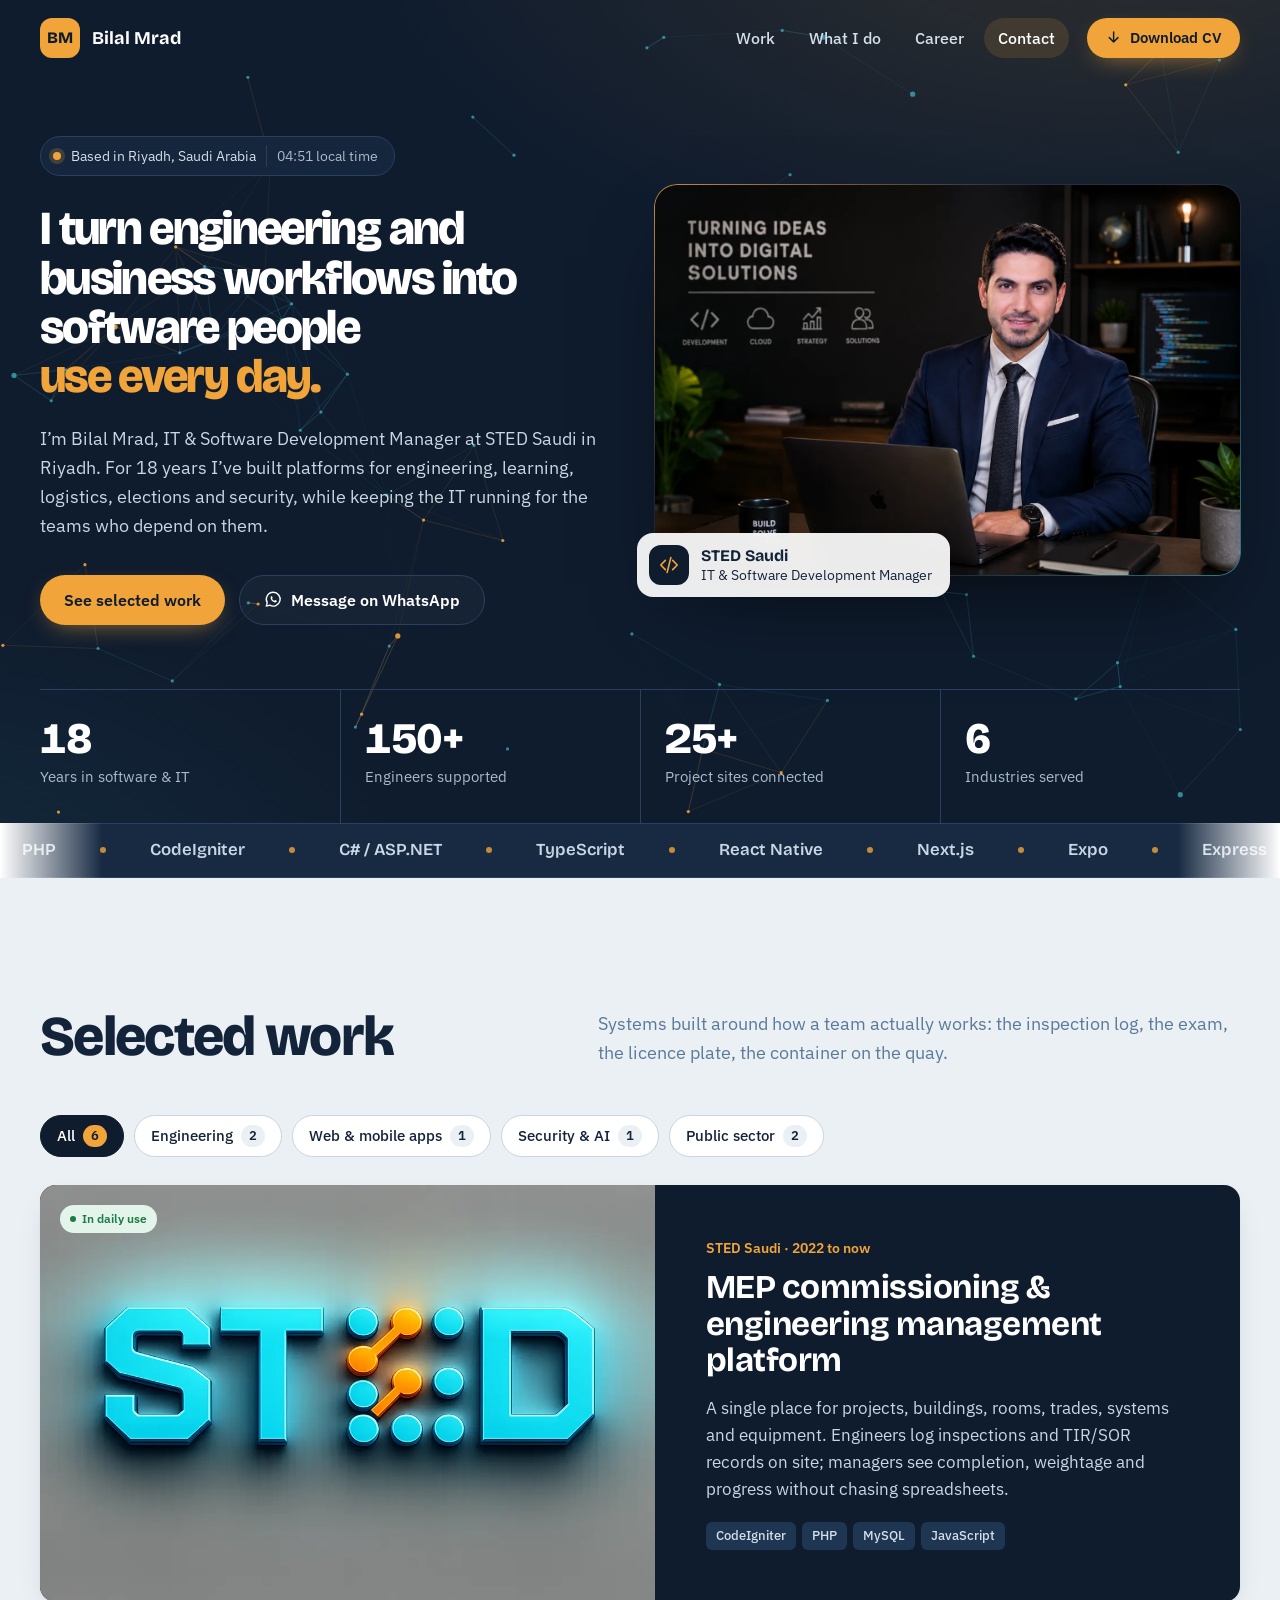
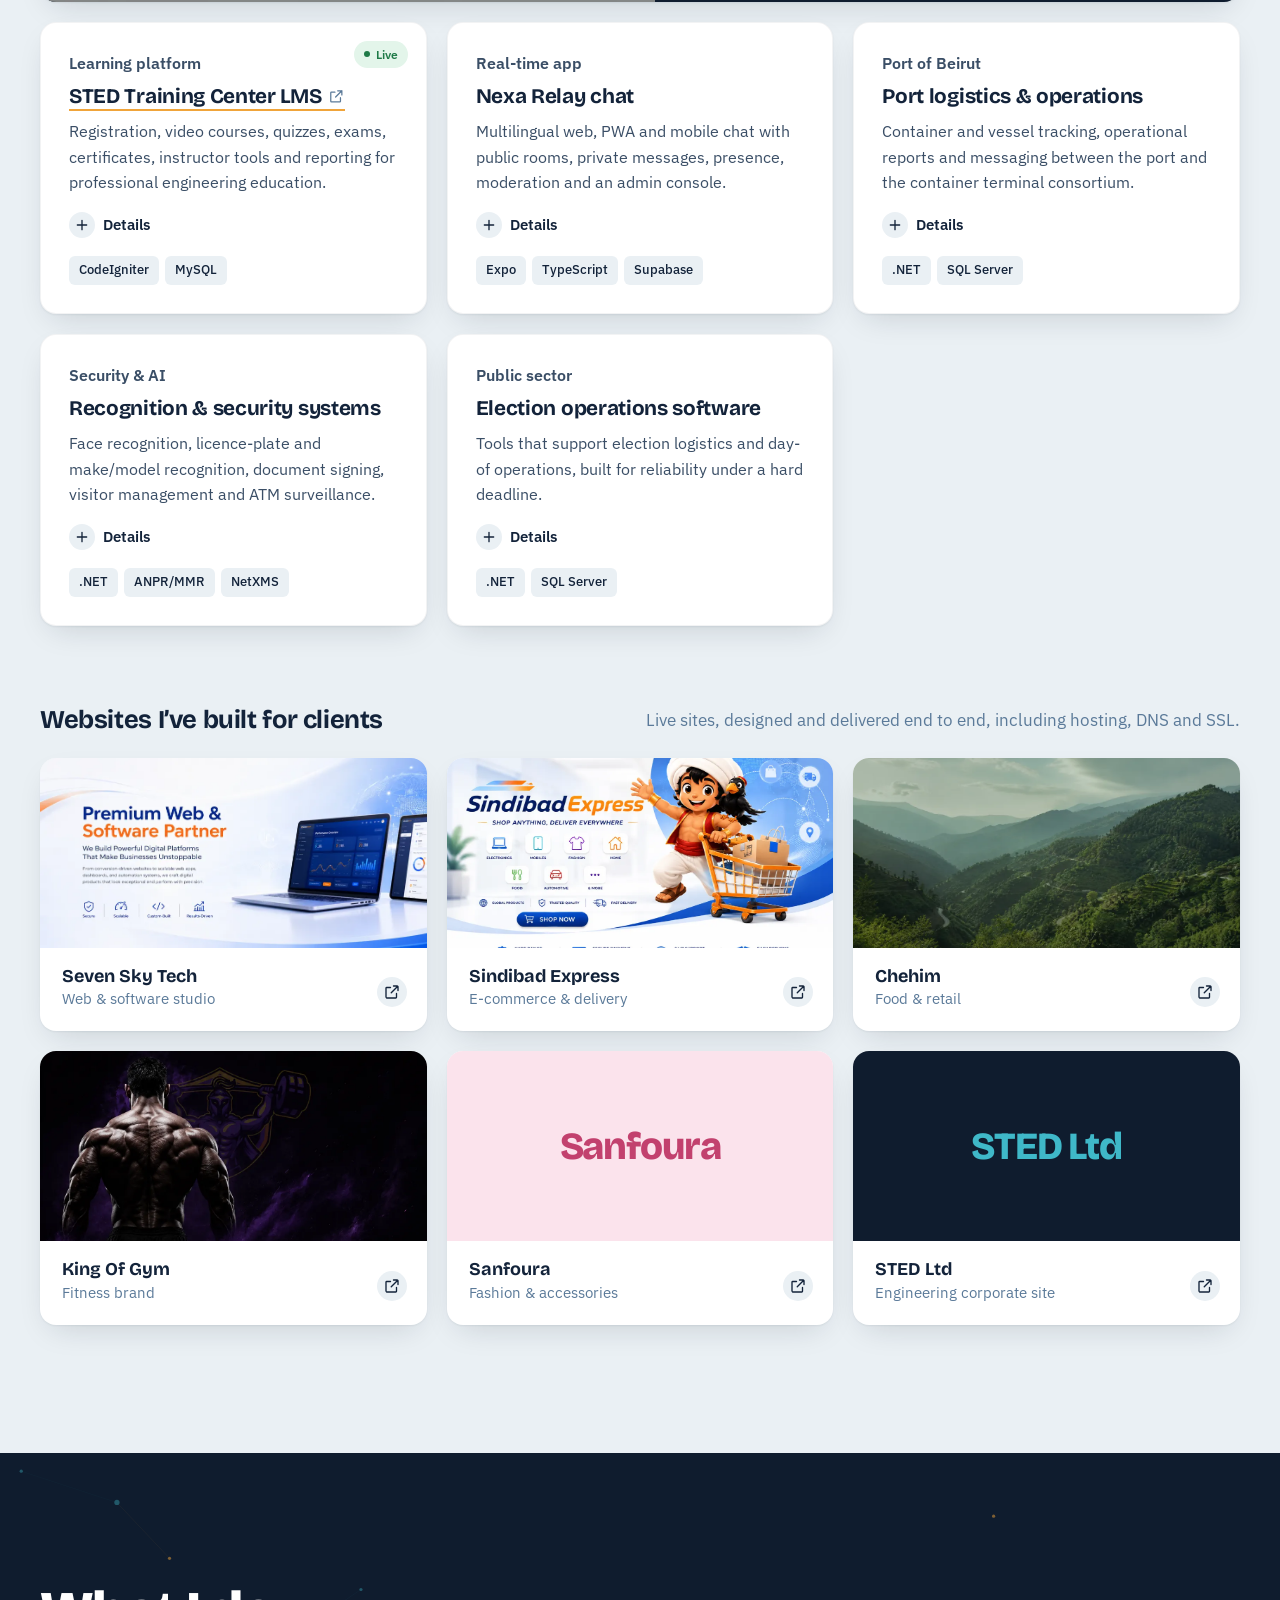
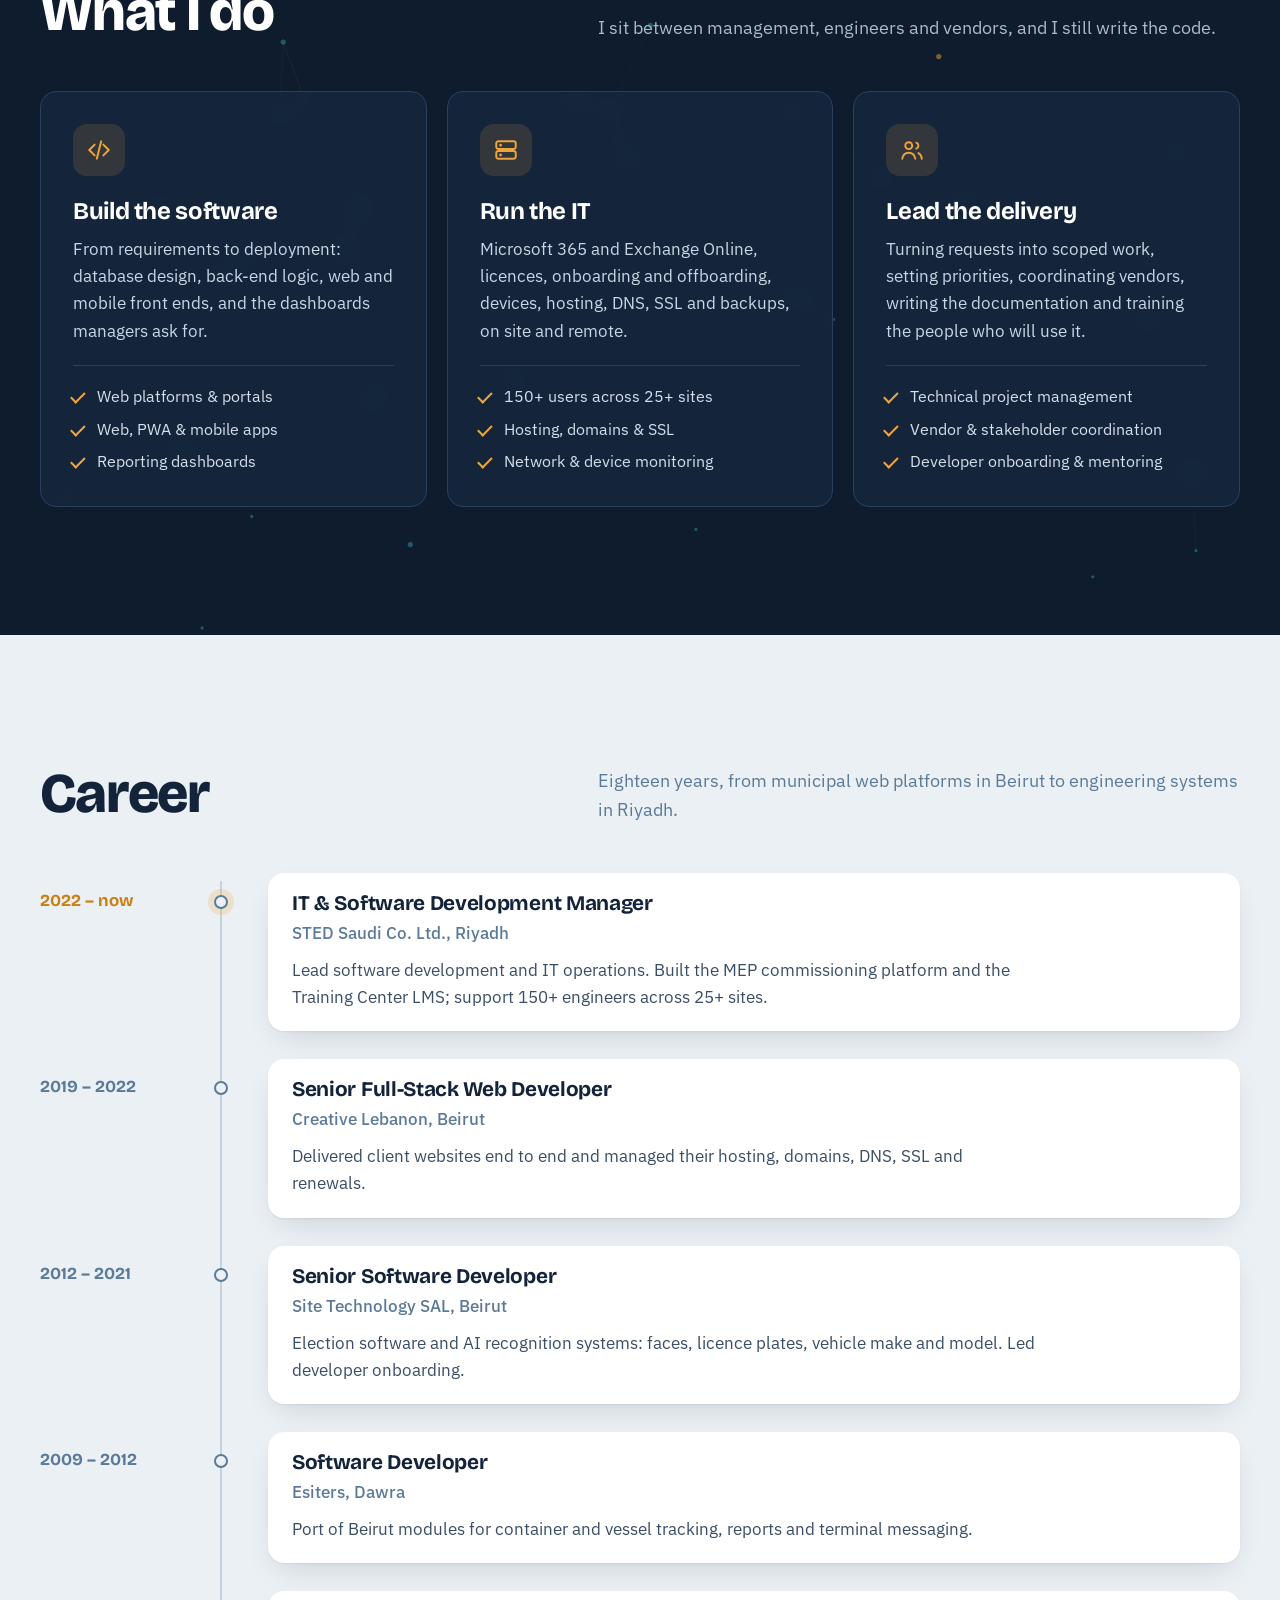
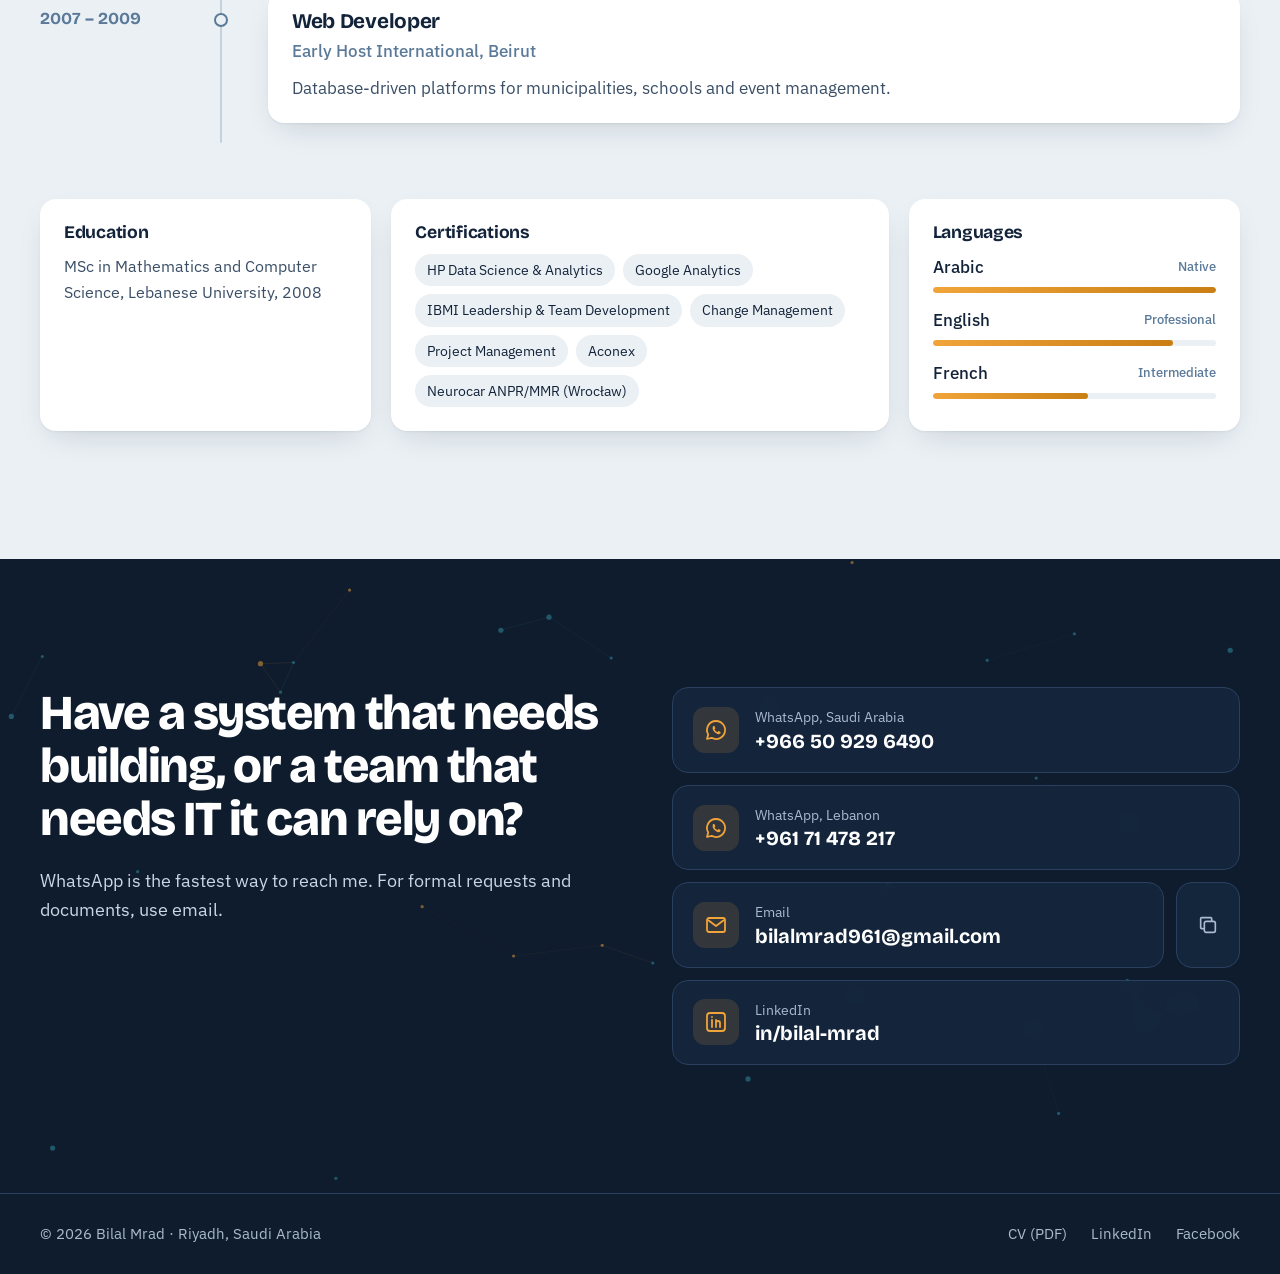
<file: index.html>
<!DOCTYPE html>
<html lang="en">
<head>
  <meta charset="UTF-8" />
  <meta name="viewport" content="width=device-width, initial-scale=1.0" />
  <title>Bilal Mrad | IT &amp; Software Development Manager, Riyadh</title>
  <meta name="description" content="Bilal Mrad is an IT and Software Development Manager in Riyadh with 18 years of experience building engineering, learning, logistics and AI-enabled platforms, and running IT for 150+ engineers across 25+ sites." />
  <meta name="theme-color" content="#0F1C2E" />
  <link rel="canonical" href="https://bilalmrad.com/" />
  <link rel="icon" href="assets/img/favicon.svg" type="image/svg+xml" />

  <meta property="og:type" content="profile" />
  <meta property="og:title" content="Bilal Mrad | IT &amp; Software Development Manager" />
  <meta property="og:description" content="18 years building business-critical software and running IT operations. Based in Riyadh." />
  <meta property="og:image" content="https://bilalmrad.com/assets/img/og-image.jpg" />
  <meta property="og:url" content="https://bilalmrad.com/" />
  <meta name="twitter:card" content="summary_large_image" />

  <link rel="preconnect" href="https://fonts.googleapis.com" />
  <link rel="preconnect" href="https://fonts.gstatic.com" crossorigin />
  <link href="https://fonts.googleapis.com/css2?family=Bricolage+Grotesque:opsz,wght@12..96,500;12..96,700;12..96,800&family=IBM+Plex+Sans:wght@400;500;600&display=swap" rel="stylesheet" />
  <link rel="stylesheet" href="styles.css?v=6" />

  <script type="application/ld+json">
  {
    "@context": "https://schema.org",
    "@type": "Person",
    "name": "Bilal Mrad",
    "jobTitle": "IT & Software Development Manager",
    "worksFor": { "@type": "Organization", "name": "STED Saudi Co. Ltd." },
    "address": { "@type": "PostalAddress", "addressLocality": "Riyadh", "addressCountry": "SA" },
    "email": "mailto:bilalmrad961@gmail.com",
    "url": "https://bilalmrad.com",
    "image": "https://bilalmrad.com/assets/img/bilal-photo.webp",
    "sameAs": ["https://www.linkedin.com/in/bilal-mrad-406b1363/", "https://www.facebook.com/bilal.s.mrad"],
    "alumniOf": "Lebanese University"
  }
  </script>
  <script>document.documentElement.classList.add('js');</script>
</head>
<body>
  <a class="skip-link" href="#main">Skip to content</a>
  <div class="progress" aria-hidden="true"><span data-progress></span></div>

  <svg width="0" height="0" style="position:absolute" aria-hidden="true">
    <symbol id="i-code" viewBox="0 0 24 24"><path d="M8 7l-5 5 5 5M16 7l5 5-5 5M14 4l-4 16" fill="none" stroke="currentColor" stroke-width="1.8" stroke-linecap="round" stroke-linejoin="round"/></symbol>
    <symbol id="i-server" viewBox="0 0 24 24"><rect x="3" y="4" width="18" height="7" rx="2" fill="none" stroke="currentColor" stroke-width="1.8"/><rect x="3" y="13" width="18" height="7" rx="2" fill="none" stroke="currentColor" stroke-width="1.8"/><path d="M7 7.5h.01M7 16.5h.01" stroke="currentColor" stroke-width="2.6" stroke-linecap="round"/></symbol>
    <symbol id="i-team" viewBox="0 0 24 24"><circle cx="9" cy="8" r="3.2" fill="none" stroke="currentColor" stroke-width="1.8"/><path d="M3 20c.6-3.4 3-5.4 6-5.4s5.4 2 6 5.4" fill="none" stroke="currentColor" stroke-width="1.8" stroke-linecap="round"/><path d="M16 5.2a3 3 0 010 5.6M18 14.8c1.6.7 2.6 2.4 3 5.2" fill="none" stroke="currentColor" stroke-width="1.8" stroke-linecap="round"/></symbol>
    <symbol id="i-plus" viewBox="0 0 24 24"><path d="M12 5v14M5 12h14" fill="none" stroke="currentColor" stroke-width="2" stroke-linecap="round"/></symbol>
    <symbol id="i-ext" viewBox="0 0 24 24"><path d="M14 4h6v6M20 4l-9 9M18 14v5a1 1 0 01-1 1H5a1 1 0 01-1-1V7a1 1 0 011-1h5" fill="none" stroke="currentColor" stroke-width="1.8" stroke-linecap="round" stroke-linejoin="round"/></symbol>
    <symbol id="i-wa" viewBox="0 0 24 24"><path d="M12 3a9 9 0 00-7.8 13.5L3 21l4.6-1.2A9 9 0 1012 3z" fill="none" stroke="currentColor" stroke-width="1.8" stroke-linejoin="round"/><path d="M8.8 8.6c.2-.5.5-.6.8-.6h.5c.2 0 .4 0 .5.4l.7 1.6c.1.2 0 .4-.1.6l-.5.6c-.1.1-.2.3 0 .5.5.9 1.4 1.8 2.4 2.3.2.1.4.1.5-.1l.6-.7c.2-.2.4-.2.6-.1l1.6.8c.2.1.3.2.3.4 0 .5-.2 1.2-.7 1.5-.6.4-1.5.5-2.6.1-1.6-.6-3.3-2-4.2-3.6-.6-1.1-.7-2-.4-2.7z" fill="currentColor"/></symbol>
    <symbol id="i-mail" viewBox="0 0 24 24"><rect x="3" y="5" width="18" height="14" rx="2" fill="none" stroke="currentColor" stroke-width="1.8"/><path d="M4 7l8 6 8-6" fill="none" stroke="currentColor" stroke-width="1.8" stroke-linejoin="round"/></symbol>
    <symbol id="i-in" viewBox="0 0 24 24"><rect x="3" y="3" width="18" height="18" rx="3" fill="none" stroke="currentColor" stroke-width="1.8"/><path d="M8 10v7M8 7v.01M12 17v-4a2 2 0 014 0v4M12 10v7" fill="none" stroke="currentColor" stroke-width="1.8" stroke-linecap="round"/></symbol>
    <symbol id="i-copy" viewBox="0 0 24 24"><rect x="8" y="8" width="12" height="12" rx="2" fill="none" stroke="currentColor" stroke-width="1.8"/><path d="M16 8V5a1 1 0 00-1-1H5a1 1 0 00-1 1v10a1 1 0 001 1h3" fill="none" stroke="currentColor" stroke-width="1.8"/></symbol>
    <symbol id="i-down" viewBox="0 0 24 24"><path d="M12 4v14M6 12l6 6 6-6" fill="none" stroke="currentColor" stroke-width="2" stroke-linecap="round" stroke-linejoin="round"/></symbol>
    <symbol id="i-up" viewBox="0 0 24 24"><path d="M12 20V6M6 12l6-6 6 6" fill="none" stroke="currentColor" stroke-width="2" stroke-linecap="round" stroke-linejoin="round"/></symbol>
  </svg>

  <header class="site-header" data-header>
    <div class="wrap header-inner">
      <a href="./" class="brand" aria-label="Bilal Mrad, home">
        <span class="brand-mark" aria-hidden="true">BM</span>
        <span class="brand-name">Bilal Mrad</span>
      </a>
      <button class="nav-toggle" aria-expanded="false" aria-controls="site-nav" data-nav-toggle>
        <span class="nav-toggle-bars" aria-hidden="true"></span>
        <span class="sr-only">Menu</span>
      </button>
      <nav id="site-nav" class="site-nav" data-nav>
        <a href="#work" data-spy>Work</a>
        <a href="#services" data-spy>What I do</a>
        <a href="#career" data-spy>Career</a>
        <a href="#contact" data-spy>Contact</a>
        <a class="btn btn-small btn-amber" href="assets/docs/Bilal_Mrad_Resume.pdf?v=20261112" target="_blank" rel="noopener">
          <svg class="ico" aria-hidden="true"><use href="#i-down"/></svg>Download CV
        </a>
      </nav>
    </div>
  </header>

  <main id="main">
    <!-- HERO -->
    <section class="hero">
      <canvas class="hero-net" data-net aria-hidden="true"></canvas>
      <div class="wrap hero-grid">
        <div class="hero-copy">
          <p class="status">
            <span class="status-dot" aria-hidden="true"></span>
            <span>Based in Riyadh, Saudi Arabia</span>
            <span class="status-time" data-clock></span>
          </p>
          <h1 class="hero-title">I turn engineering and business workflows into software people <span class="rotator" data-rotator aria-live="off"><span>use every day.</span></span></h1>
          <p class="hero-lede">I’m Bilal Mrad, IT &amp; Software Development Manager at STED Saudi in Riyadh. For 18 years I’ve built platforms for engineering, learning, logistics, elections and security, while keeping the IT running for the teams who depend on them.</p>
          <div class="hero-actions">
            <a class="btn btn-amber" href="#work">See selected work</a>
            <a class="btn btn-ghost" href="https://wa.me/966509296490" target="_blank" rel="noopener">
              <svg class="ico" aria-hidden="true"><use href="#i-wa"/></svg>Message on WhatsApp
            </a>
          </div>
        </div>

        <figure class="hero-photo" data-tilt>
          <img src="assets/img/bilal-photo.webp" width="1400" height="933" alt="Bilal Mrad at his desk with a laptop, next to the words Turning ideas into digital solutions" fetchpriority="high" />
          <figcaption class="photo-chip">
            <span class="chip-ico"><svg aria-hidden="true"><use href="#i-code"/></svg></span>
            <span><strong>STED Saudi</strong><br />IT &amp; Software Development Manager</span>
          </figcaption>
        </figure>
      </div>

      <div class="wrap">
        <dl class="facts">
          <div><dt>Years in software &amp; IT</dt><dd><span data-count="18">18</span></dd></div>
          <div><dt>Engineers supported</dt><dd><span data-count="150">150</span>+</dd></div>
          <div><dt>Project sites connected</dt><dd><span data-count="25">25</span>+</dd></div>
          <div><dt>Industries served</dt><dd><span data-count="6">6</span></dd></div>
        </dl>
      </div>
    </section>

    <!-- STACK MARQUEE -->
    <div class="marquee" aria-label="Technologies I work with">
      <div class="marquee-track" data-marquee>
        <span>PHP</span><span>CodeIgniter</span><span>C# / ASP.NET</span><span>TypeScript</span><span>React Native</span><span>Next.js</span><span>Expo</span><span>Express</span><span>MySQL</span><span>PostgreSQL</span><span>SQL Server</span><span>Supabase</span><span>Microsoft 365</span><span>Exchange Online</span><span>Aconex</span><span>NetXMS</span><span>Git &amp; GitHub</span>
      </div>
    </div>

    <!-- SELECTED WORK -->
    <section id="work" class="section section-light">
      <div class="wrap">
        <header class="section-head reveal">
          <h2>Selected work</h2>
          <p>Systems built around how a team actually works: the inspection log, the exam, the licence plate, the container on the quay.</p>
        </header>

        <div class="filters reveal" role="toolbar" aria-label="Filter projects" data-filters>
          <button class="chip is-active" data-filter="all" aria-pressed="true">All <span class="n"></span></button>
          <button class="chip" data-filter="engineering" aria-pressed="false">Engineering <span class="n"></span></button>
          <button class="chip" data-filter="mobile" aria-pressed="false">Web &amp; mobile apps <span class="n"></span></button>
          <button class="chip" data-filter="security" aria-pressed="false">Security &amp; AI <span class="n"></span></button>
          <button class="chip" data-filter="gov" aria-pressed="false">Public sector <span class="n"></span></button>
        </div>

        <div class="work-grid" data-work>
          <article class="project project-feature reveal" data-cat="engineering" data-spot>
            <div class="project-media">
              <img src="assets/img/sted.webp" width="1100" height="733" alt="STED brand mark" loading="lazy" />
              <span class="badge badge-live">In daily use</span>
            </div>
            <div class="project-body">
              <p class="project-meta">STED Saudi · 2022 to now</p>
              <h3>MEP commissioning &amp; engineering management platform</h3>
              <p>A single place for projects, buildings, rooms, trades, systems and equipment. Engineers log inspections and TIR/SOR records on site; managers see completion, weightage and progress without chasing spreadsheets.</p>
              <ul class="tags" aria-label="Technology"><li>CodeIgniter</li><li>PHP</li><li>MySQL</li><li>JavaScript</li></ul>
            </div>
          </article>

          <article class="project reveal" data-cat="engineering" data-spot>
            <span class="badge badge-live">Live</span>
            <p class="project-meta">Learning platform</p>
            <h3><a href="https://stedtrainingcenter.com" target="_blank" rel="noopener">STED Training Center LMS <svg class="ico" aria-hidden="true"><use href="#i-ext"/></svg></a></h3>
            <p>Registration, video courses, quizzes, exams, certificates, instructor tools and reporting for professional engineering education.</p>
            <button class="more" aria-expanded="false" data-more><svg aria-hidden="true"><use href="#i-plus"/></svg><span>Details</span></button>
            <div class="more-body" hidden>
              <p>Learners move from sign-up to certificate in one flow; instructors build courses and exams without a developer; admins get enrolment and completion reports.</p>
            </div>
            <ul class="tags" aria-label="Technology"><li>CodeIgniter</li><li>MySQL</li></ul>
          </article>

          <article class="project reveal" data-cat="mobile" data-spot>
            <p class="project-meta">Real-time app</p>
            <h3>Nexa Relay chat</h3>
            <p>Multilingual web, PWA and mobile chat with public rooms, private messages, presence, moderation and an admin console.</p>
            <button class="more" aria-expanded="false" data-more><svg aria-hidden="true"><use href="#i-plus"/></svg><span>Details</span></button>
            <div class="more-body" hidden>
              <p>One TypeScript codebase serves web, installable PWA and native mobile, with live presence and moderation tools for admins.</p>
            </div>
            <ul class="tags" aria-label="Technology"><li>Expo</li><li>TypeScript</li><li>Supabase</li></ul>
          </article>

          <article class="project reveal" data-cat="gov" data-spot>
            <p class="project-meta">Port of Beirut</p>
            <h3>Port logistics &amp; operations</h3>
            <p>Container and vessel tracking, operational reports and messaging between the port and the container terminal consortium.</p>
            <button class="more" aria-expanded="false" data-more><svg aria-hidden="true"><use href="#i-plus"/></svg><span>Details</span></button>
            <div class="more-body" hidden>
              <p>Port and terminal teams shared one set of container, vessel and operational records, with messaging built in.</p>
            </div>
            <ul class="tags" aria-label="Technology"><li>.NET</li><li>SQL Server</li></ul>
          </article>

          <article class="project reveal" data-cat="security" data-spot>
            <p class="project-meta">Security &amp; AI</p>
            <h3>Recognition &amp; security systems</h3>
            <p>Face recognition, licence-plate and make/model recognition, document signing, visitor management and ATM surveillance.</p>
            <button class="more" aria-expanded="false" data-more><svg aria-hidden="true"><use href="#i-plus"/></svg><span>Details</span></button>
            <div class="more-body" hidden>
              <p>Built on Neurocar ANPR/MMR, with training in Wrocław, Poland. Includes monitoring of networked devices with NetXMS.</p>
            </div>
            <ul class="tags" aria-label="Technology"><li>.NET</li><li>ANPR/MMR</li><li>NetXMS</li></ul>
          </article>

          <article class="project reveal" data-cat="gov" data-spot>
            <p class="project-meta">Public sector</p>
            <h3>Election operations software</h3>
            <p>Tools that support election logistics and day-of operations, built for reliability under a hard deadline.</p>
            <button class="more" aria-expanded="false" data-more><svg aria-hidden="true"><use href="#i-plus"/></svg><span>Details</span></button>
            <div class="more-body" hidden>
              <p>Built at Site Technology SAL in Beirut, where I also led developer onboarding.</p>
            </div>
            <ul class="tags" aria-label="Technology"><li>.NET</li><li>SQL Server</li></ul>
          </article>
        </div>
        <p class="empty" hidden data-empty>No projects in this category yet.</p>

        <div class="sub-head reveal">
          <h3>Websites I’ve built for clients</h3>
          <p>Live sites, designed and delivered end to end, including hosting, DNS and SSL.</p>
        </div>
        <ul class="sites">
          <li class="reveal">
            <a class="site" href="https://sevenskytech.com/" target="_blank" rel="noopener" data-spot>
              <span class="site-media"><img src="assets/img/sevenskytech.webp" alt="" loading="lazy" width="1100" height="440" /></span>
              <span class="site-text"><span class="site-name">Seven Sky Tech</span><span class="site-kind">Web &amp; software studio</span></span>
              <svg class="site-go" aria-hidden="true"><use href="#i-ext"/></svg>
            </a>
          </li>
          <li class="reveal">
            <a class="site" href="https://sindibadexpress.com" target="_blank" rel="noopener" data-spot>
              <span class="site-media"><img src="assets/img/sindibad.webp" alt="" loading="lazy" width="1100" height="733" /></span>
              <span class="site-text"><span class="site-name">Sindibad Express</span><span class="site-kind">E-commerce &amp; delivery</span></span>
              <svg class="site-go" aria-hidden="true"><use href="#i-ext"/></svg>
            </a>
          </li>
          <li class="reveal">
            <a class="site" href="https://chehim.com" target="_blank" rel="noopener" data-spot>
              <span class="site-media"><img src="assets/img/chehim.webp" alt="" loading="lazy" width="1100" height="487" /></span>
              <span class="site-text"><span class="site-name">Chehim</span><span class="site-kind">Food &amp; retail</span></span>
              <svg class="site-go" aria-hidden="true"><use href="#i-ext"/></svg>
            </a>
          </li>
          <li class="reveal">
            <a class="site" href="https://kingofgymlb.com" target="_blank" rel="noopener" data-spot>
              <span class="site-media"><img src="assets/img/kingofgym.webp" alt="" loading="lazy" width="1100" height="587" /></span>
              <span class="site-text"><span class="site-name">King Of Gym</span><span class="site-kind">Fitness brand</span></span>
              <svg class="site-go" aria-hidden="true"><use href="#i-ext"/></svg>
            </a>
          </li>
          <li class="reveal">
            <a class="site" href="https://sanfoura.com" target="_blank" rel="noopener" data-spot>
              <span class="site-media site-word site-rose" aria-hidden="true">Sanfoura</span>
              <span class="site-text"><span class="site-name">Sanfoura</span><span class="site-kind">Fashion &amp; accessories</span></span>
              <svg class="site-go" aria-hidden="true"><use href="#i-ext"/></svg>
            </a>
          </li>
          <li class="reveal">
            <a class="site" href="https://stedltd.com" target="_blank" rel="noopener" data-spot>
              <span class="site-media site-word site-steel" aria-hidden="true">STED Ltd</span>
              <span class="site-text"><span class="site-name">STED Ltd</span><span class="site-kind">Engineering corporate site</span></span>
              <svg class="site-go" aria-hidden="true"><use href="#i-ext"/></svg>
            </a>
          </li>
        </ul>
      </div>
    </section>

    <!-- SERVICES -->
    <section id="services" class="section section-dark">
      <canvas class="section-net" data-net="soft" aria-hidden="true"></canvas>
      <div class="wrap">
        <header class="section-head reveal">
          <h2>What I do</h2>
          <p>I sit between management, engineers and vendors, and I still write the code.</p>
        </header>
        <div class="services">
          <article class="service reveal" data-spot>
            <span class="service-ico"><svg aria-hidden="true"><use href="#i-code"/></svg></span>
            <h3>Build the software</h3>
            <p>From requirements to deployment: database design, back-end logic, web and mobile front ends, and the dashboards managers ask for.</p>
            <ul class="checks"><li>Web platforms &amp; portals</li><li>Web, PWA &amp; mobile apps</li><li>Reporting dashboards</li></ul>
          </article>
          <article class="service reveal" data-spot>
            <span class="service-ico"><svg aria-hidden="true"><use href="#i-server"/></svg></span>
            <h3>Run the IT</h3>
            <p>Microsoft 365 and Exchange Online, licences, onboarding and offboarding, devices, hosting, DNS, SSL and backups, on site and remote.</p>
            <ul class="checks"><li>150+ users across 25+ sites</li><li>Hosting, domains &amp; SSL</li><li>Network &amp; device monitoring</li></ul>
          </article>
          <article class="service reveal" data-spot>
            <span class="service-ico"><svg aria-hidden="true"><use href="#i-team"/></svg></span>
            <h3>Lead the delivery</h3>
            <p>Turning requests into scoped work, setting priorities, coordinating vendors, writing the documentation and training the people who will use it.</p>
            <ul class="checks"><li>Technical project management</li><li>Vendor &amp; stakeholder coordination</li><li>Developer onboarding &amp; mentoring</li></ul>
          </article>
        </div>
      </div>
    </section>

    <!-- CAREER -->
    <section id="career" class="section section-light">
      <div class="wrap">
        <header class="section-head reveal">
          <h2>Career</h2>
          <p>Eighteen years, from municipal web platforms in Beirut to engineering systems in Riyadh.</p>
        </header>

        <ol class="timeline" data-timeline>
          <li class="current reveal">
            <span class="when">2022 – now</span>
            <div class="tl-card">
              <h3>IT &amp; Software Development Manager</h3>
              <p class="where">STED Saudi Co. Ltd., Riyadh</p>
              <p>Lead software development and IT operations. Built the MEP commissioning platform and the Training Center LMS; support 150+ engineers across 25+ sites.</p>
            </div>
          </li>
          <li class="reveal">
            <span class="when">2019 – 2022</span>
            <div class="tl-card">
              <h3>Senior Full-Stack Web Developer</h3>
              <p class="where">Creative Lebanon, Beirut</p>
              <p>Delivered client websites end to end and managed their hosting, domains, DNS, SSL and renewals.</p>
            </div>
          </li>
          <li class="reveal">
            <span class="when">2012 – 2021</span>
            <div class="tl-card">
              <h3>Senior Software Developer</h3>
              <p class="where">Site Technology SAL, Beirut</p>
              <p>Election software and AI recognition systems: faces, licence plates, vehicle make and model. Led developer onboarding.</p>
            </div>
          </li>
          <li class="reveal">
            <span class="when">2009 – 2012</span>
            <div class="tl-card">
              <h3>Software Developer</h3>
              <p class="where">Esiters, Dawra</p>
              <p>Port of Beirut modules for container and vessel tracking, reports and terminal messaging.</p>
            </div>
          </li>
          <li class="reveal">
            <span class="when">2007 – 2009</span>
            <div class="tl-card">
              <h3>Web Developer</h3>
              <p class="where">Early Host International, Beirut</p>
              <p>Database-driven platforms for municipalities, schools and event management.</p>
            </div>
          </li>
        </ol>

        <div class="credentials">
          <div class="reveal">
            <h3>Education</h3>
            <p>MSc in Mathematics and Computer Science, Lebanese University, 2008</p>
          </div>
          <div class="reveal">
            <h3>Certifications</h3>
            <ul class="cert-list">
              <li>HP Data Science &amp; Analytics</li><li>Google Analytics</li><li>IBMI Leadership &amp; Team Development</li><li>Change Management</li><li>Project Management</li><li>Aconex</li><li>Neurocar ANPR/MMR (Wrocław)</li>
            </ul>
          </div>
          <div class="reveal">
            <h3>Languages</h3>
            <ul class="lang">
              <li><span>Arabic</span><span class="bar"><i style="--w:100%"></i></span><small>Native</small></li>
              <li><span>English</span><span class="bar"><i style="--w:85%"></i></span><small>Professional</small></li>
              <li><span>French</span><span class="bar"><i style="--w:55%"></i></span><small>Intermediate</small></li>
            </ul>
          </div>
        </div>
      </div>
    </section>

    <!-- CONTACT -->
    <section id="contact" class="section contact">
      <canvas class="section-net" data-net="soft" aria-hidden="true"></canvas>
      <div class="wrap contact-grid">
        <div class="reveal">
          <h2 class="contact-title">Have a system that needs building, or a team that needs IT it can rely on?</h2>
          <p class="contact-lede">WhatsApp is the fastest way to reach me. For formal requests and documents, use email.</p>
        </div>
        <ul class="contact-cards">
          <li class="reveal">
            <a class="c-card" href="https://wa.me/966509296490" target="_blank" rel="noopener" data-spot>
              <span class="c-ico"><svg aria-hidden="true"><use href="#i-wa"/></svg></span>
              <span><span class="c-label">WhatsApp, Saudi Arabia</span><span class="c-value">+966 50 929 6490</span></span>
            </a>
          </li>
          <li class="reveal">
            <a class="c-card" href="https://wa.me/96171478217" target="_blank" rel="noopener" data-spot>
              <span class="c-ico"><svg aria-hidden="true"><use href="#i-wa"/></svg></span>
              <span><span class="c-label">WhatsApp, Lebanon</span><span class="c-value">+961 71 478 217</span></span>
            </a>
          </li>
          <li class="reveal c-row">
            <a class="c-card" href="mailto:bilalmrad961@gmail.com" data-spot>
              <span class="c-ico"><svg aria-hidden="true"><use href="#i-mail"/></svg></span>
              <span><span class="c-label">Email</span><span class="c-value">bilalmrad961@gmail.com</span></span>
            </a>
            <button class="c-copy" data-copy="bilalmrad961@gmail.com" aria-label="Copy email address">
              <svg aria-hidden="true"><use href="#i-copy"/></svg>
            </button>
          </li>
          <li class="reveal">
            <a class="c-card" href="https://www.linkedin.com/in/bilal-mrad-406b1363/" target="_blank" rel="noopener" data-spot>
              <span class="c-ico"><svg aria-hidden="true"><use href="#i-in"/></svg></span>
              <span><span class="c-label">LinkedIn</span><span class="c-value">in/bilal-mrad</span></span>
            </a>
          </li>
        </ul>
      </div>
    </section>
  </main>

  <footer class="site-footer">
    <div class="wrap footer-inner">
      <span>© <span data-year></span> Bilal Mrad · Riyadh, Saudi Arabia</span>
      <nav aria-label="Footer">
        <a href="assets/docs/Bilal_Mrad_Resume.pdf?v=20261112" target="_blank" rel="noopener">CV (PDF)</a>
        <a href="https://www.linkedin.com/in/bilal-mrad-406b1363/" target="_blank" rel="noopener">LinkedIn</a>
        <a href="https://www.facebook.com/bilal.s.mrad" target="_blank" rel="noopener">Facebook</a>
      </nav>
    </div>
  </footer>

  <a href="#main" class="to-top" data-to-top aria-label="Back to top">
    <svg class="ring" viewBox="0 0 48 48" aria-hidden="true"><circle cx="24" cy="24" r="22" /><circle class="ring-fill" cx="24" cy="24" r="22" data-ring /></svg>
    <svg class="ico" aria-hidden="true"><use href="#i-up"/></svg>
  </a>
  <div class="toast" role="status" aria-live="polite" data-toast></div>

  <script src="script.js?v=7" defer></script>
</body>
</html>
</file>
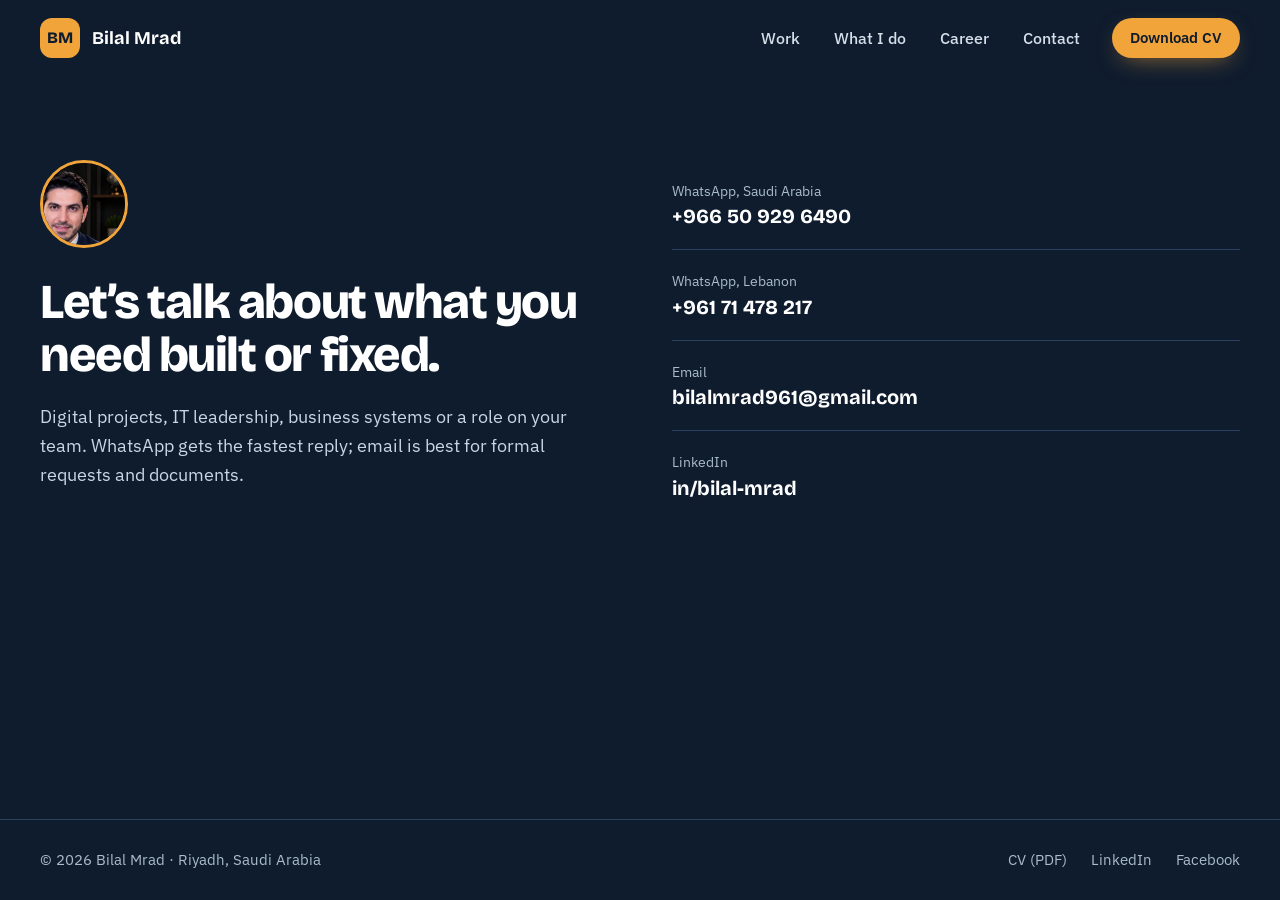
<file: contact.html>
<!DOCTYPE html>
<html lang="en">
<head>
  <meta charset="UTF-8" />
  <meta name="viewport" content="width=device-width, initial-scale=1.0" />
  <title>Contact | Bilal Mrad</title>
  <meta name="description" content="Contact Bilal Mrad by WhatsApp (Saudi Arabia or Lebanon), email or LinkedIn." />
  <meta name="theme-color" content="#0F1C2E" />
  <link rel="icon" href="assets/img/favicon.svg" type="image/svg+xml" />
  <link rel="preconnect" href="https://fonts.googleapis.com" />
  <link rel="preconnect" href="https://fonts.gstatic.com" crossorigin />
  <link href="https://fonts.googleapis.com/css2?family=Bricolage+Grotesque:opsz,wght@12..96,500;12..96,700;12..96,800&family=IBM+Plex+Sans:wght@400;500;600&display=swap" rel="stylesheet" />
  <link rel="stylesheet" href="styles.css?v=5" />
</head>
<body class="page-contact">
  <a class="skip-link" href="#main">Skip to content</a>
  <header class="site-header scrolled" data-header>
    <div class="wrap header-inner">
      <a href="./" class="brand" aria-label="Bilal Mrad, home">
        <span class="brand-mark" aria-hidden="true">BM</span>
        <span class="brand-name">Bilal Mrad</span>
      </a>
      <button class="nav-toggle" aria-expanded="false" aria-controls="site-nav" data-nav-toggle>
        <span class="nav-toggle-bars" aria-hidden="true"></span>
        <span class="sr-only">Menu</span>
      </button>
      <nav id="site-nav" class="site-nav" data-nav>
        <a href="./#work">Work</a>
        <a href="./#services">What I do</a>
        <a href="./#career">Career</a>
        <a href="contact.html" aria-current="page">Contact</a>
        <a class="btn btn-small btn-amber" href="assets/docs/Bilal_Mrad_Resume.pdf?v=20261112" target="_blank" rel="noopener">Download CV</a>
      </nav>
    </div>
  </header>

  <main id="main">
    <section class="section contact">
      <div class="wrap contact-grid">
        <div>
          <img class="contact-photo" src="assets/img/bilal-avatar.webp" width="88" height="88" alt="Bilal Mrad" />
          <h1 class="contact-title">Let’s talk about what you need built or fixed.</h1>
          <p class="contact-lede">Digital projects, IT leadership, business systems or a role on your team. WhatsApp gets the fastest reply; email is best for formal requests and documents.</p>
        </div>
        <ul class="contact-list">
          <li><a href="https://wa.me/966509296490" target="_blank" rel="noopener"><span class="c-label">WhatsApp, Saudi Arabia</span><span class="c-value">+966 50 929 6490</span></a></li>
          <li><a href="https://wa.me/96171478217" target="_blank" rel="noopener"><span class="c-label">WhatsApp, Lebanon</span><span class="c-value">+961 71 478 217</span></a></li>
          <li><a href="mailto:bilalmrad961@gmail.com"><span class="c-label">Email</span><span class="c-value">bilalmrad961@gmail.com</span></a></li>
          <li><a href="https://www.linkedin.com/in/bilal-mrad-406b1363/" target="_blank" rel="noopener"><span class="c-label">LinkedIn</span><span class="c-value">in/bilal-mrad</span></a></li>
        </ul>
      </div>
    </section>
  </main>

  <footer class="site-footer">
    <div class="wrap footer-inner">
      <span>© <span data-year></span> Bilal Mrad · Riyadh, Saudi Arabia</span>
      <nav aria-label="Footer">
        <a href="assets/docs/Bilal_Mrad_Resume.pdf?v=20261112" target="_blank" rel="noopener">CV (PDF)</a>
        <a href="https://www.linkedin.com/in/bilal-mrad-406b1363/" target="_blank" rel="noopener">LinkedIn</a>
        <a href="https://www.facebook.com/bilal.s.mrad" target="_blank" rel="noopener">Facebook</a>
      </nav>
    </div>
  </footer>
  <script src="script.js?v=6" defer></script>
</body>
</html>
</file>
<file: styles.css>
/* Bilal Mrad — personal site v5
   Palette from the portrait: suit navy, desk-lamp amber, cool daylight. */
:root {
  --ink: #0F1C2E;
  --ink-2: #172A42;
  --ink-3: #1F3653;
  --line-dark: #2A4060;
  --mist: #EAF0F4;
  --paper: #FFFFFF;
  --steel: #5B7A99;
  --fog: #A9BBCD;
  --amber: #F0A43A;
  --amber-deep: #C97F14;
  --teal: #3FB8C8;
  --text: #13233A;
  --body-2: #3A4E66;

  --display: "Bricolage Grotesque", "Segoe UI", system-ui, sans-serif;
  --body: "IBM Plex Sans", "Segoe UI", system-ui, sans-serif;

  --wrap: 1200px;
  --gutter: clamp(20px, 4vw, 40px);
  --r-lg: 22px;
  --r-md: 16px;
  --r-sm: 10px;
  --ease: cubic-bezier(.2, .7, .2, 1);
  --shadow: 0 1px 2px rgba(15, 28, 46, .06), 0 12px 32px -12px rgba(15, 28, 46, .18);
}

*, *::before, *::after { box-sizing: border-box; }
html { scroll-behavior: smooth; scroll-padding-top: 84px; -webkit-text-size-adjust: 100%; }
body {
  margin: 0; font-family: var(--body); font-size: 1.0625rem; line-height: 1.6;
  color: var(--text); background: var(--paper); -webkit-font-smoothing: antialiased;
}
img { max-width: 100%; display: block; }
a { color: inherit; }
h1, h2, h3 { font-family: var(--display); line-height: 1.1; margin: 0; letter-spacing: -0.015em; }
p { margin: 0; }
ul, ol { margin: 0; padding: 0; list-style: none; }
button { font: inherit; color: inherit; }
::selection { background: var(--amber); color: var(--ink); }

.wrap { width: min(var(--wrap), 100% - var(--gutter) * 2); margin-inline: auto; position: relative; }
.sr-only { position: absolute; width: 1px; height: 1px; overflow: hidden; clip: rect(0 0 0 0); white-space: nowrap; }
.skip-link { position: absolute; left: 16px; top: -60px; z-index: 200; background: var(--amber); color: var(--ink); padding: 10px 16px; border-radius: 8px; font-weight: 600; }
.skip-link:focus { top: 12px; }
:focus-visible { outline: 3px solid var(--amber); outline-offset: 3px; border-radius: 6px; }
.ico { width: 1.15em; height: 1.15em; flex: none; }

/* Scroll progress */
.progress { position: fixed; inset: 0 0 auto; height: 3px; z-index: 120; pointer-events: none; }
.progress span { display: block; height: 100%; width: 100%; transform-origin: 0 50%; transform: scaleX(var(--p, 0)); background: linear-gradient(90deg, var(--amber), #FFD08A); }

/* Buttons */
.btn {
  display: inline-flex; align-items: center; justify-content: center; gap: .55em;
  min-height: 50px; padding: 0 24px; border-radius: 999px; border: 0; cursor: pointer;
  font: 600 1rem/1 var(--body); text-decoration: none; position: relative; overflow: hidden;
  transition: background-color .25s var(--ease), color .25s var(--ease), border-color .25s var(--ease), transform .25s var(--ease), box-shadow .25s var(--ease);
}
.btn-small { min-height: 40px; padding: 0 18px; font-size: .9375rem; }
.btn-amber { background: var(--amber); color: var(--ink); box-shadow: 0 8px 24px -10px rgba(240, 164, 58, .7); }
.btn-amber:hover { background: #F6B65A; transform: translateY(-1px); box-shadow: 0 12px 28px -10px rgba(240, 164, 58, .8); }
.btn-ghost { border: 1.5px solid var(--line-dark); color: var(--paper); background: rgba(255, 255, 255, .03); backdrop-filter: blur(6px); }
.btn-ghost:hover { border-color: var(--fog); background: rgba(255, 255, 255, .07); }

/* Header */
.site-header { position: fixed; inset: 0 0 auto; z-index: 100; color: var(--paper); transition: background-color .3s var(--ease), box-shadow .3s var(--ease), transform .35s var(--ease); }
.site-header.scrolled { background: rgba(15, 28, 46, .78); backdrop-filter: saturate(140%) blur(14px); -webkit-backdrop-filter: saturate(140%) blur(14px); box-shadow: 0 1px 0 rgba(255, 255, 255, .06); }
.site-header.hide { transform: translateY(-100%); }
.header-inner { display: flex; align-items: center; justify-content: space-between; height: 76px; }
.brand { display: flex; align-items: center; gap: 12px; text-decoration: none; }
.brand-mark { display: grid; place-items: center; width: 40px; height: 40px; border-radius: 12px; background: var(--amber); color: var(--ink); font: 800 1rem/1 var(--display); letter-spacing: -.02em; }
.brand-name { font: 700 1.125rem/1 var(--display); }
.site-nav { display: flex; align-items: center; gap: 6px; }
.site-nav a:not(.btn) { position: relative; text-decoration: none; font-weight: 500; font-size: .96875rem; color: #D5DFE9; padding: 8px 14px; border-radius: 999px; transition: color .2s, background-color .2s; }
.site-nav a:not(.btn):hover { color: var(--paper); background: rgba(255, 255, 255, .06); }
.site-nav a.is-current { color: var(--paper); background: rgba(240, 164, 58, .14); }
.site-nav .btn { margin-left: 12px; }
.nav-toggle { display: none; }

/* Network canvases */
.hero-net, .section-net { position: absolute; inset: 0; width: 100%; height: 100%; pointer-events: none; }
.section-net { opacity: .55; }

/* Hero */
.hero { background: radial-gradient(1200px 600px at 85% -10%, rgba(240, 164, 58, .14), transparent 60%), radial-gradient(900px 500px at -10% 110%, rgba(63, 184, 200, .10), transparent 60%), var(--ink); color: var(--paper); padding: 136px 0 0; position: relative; overflow: hidden; isolation: isolate; }
.hero-grid { display: grid; grid-template-columns: 1fr 1.05fr; gap: clamp(32px, 4.5vw, 64px); align-items: center; padding-bottom: 64px; }
.status { display: inline-flex; flex-wrap: wrap; align-items: center; gap: 10px; padding: 8px 16px 8px 12px; border-radius: 999px; background: rgba(23, 42, 66, .8); border: 1px solid var(--line-dark); backdrop-filter: blur(8px); font-size: .875rem; color: #D5DFE9; margin-bottom: 28px; }
.status-dot { width: 8px; height: 8px; border-radius: 50%; background: var(--amber); box-shadow: 0 0 0 4px rgba(240, 164, 58, .2); }
.status-time { color: var(--fog); padding-left: 10px; border-left: 1px solid var(--line-dark); }
.status-time:empty { display: none; }

.hero-title { font-size: clamp(2.3rem, 3.7vw, 3.4rem); font-weight: 800; letter-spacing: -.035em; line-height: 1.04; font-variation-settings: "opsz" 96; }
.rotator { display: inline-block; position: relative; color: var(--amber); }
.rotator span { display: inline-block; }
.rotator.out span { animation: rotOut .35s var(--ease) forwards; }
.rotator.in span { animation: rotIn .45s var(--ease) forwards; }
@keyframes rotOut { to { opacity: 0; transform: translateY(-40%); filter: blur(4px); } }
@keyframes rotIn { from { opacity: 0; transform: translateY(40%); filter: blur(4px); } to { opacity: 1; transform: none; filter: none; } }

.hero-lede { margin-top: 24px; max-width: 34em; font-size: 1.125rem; color: #C9D6E3; }
.hero-actions { display: flex; flex-wrap: wrap; gap: 14px; margin-top: 34px; }

.hero-photo { margin: 0; position: relative; border-radius: var(--r-lg); transform-style: preserve-3d; transition: transform .5s var(--ease); will-change: transform; }
.hero-photo img { width: 100%; height: auto; aspect-ratio: 3 / 2; object-fit: cover; border-radius: var(--r-lg); box-shadow: 0 40px 80px -30px rgba(0, 0, 0, .7), 0 0 0 1px rgba(255, 255, 255, .08); }
.hero-photo::before { content: ""; position: absolute; inset: -1px; border-radius: calc(var(--r-lg) + 1px); padding: 1px; background: linear-gradient(140deg, rgba(240, 164, 58, .8), transparent 35%, transparent 65%, rgba(63, 184, 200, .6)); -webkit-mask: linear-gradient(#000 0 0) content-box, linear-gradient(#000 0 0); -webkit-mask-composite: xor; mask-composite: exclude; pointer-events: none; z-index: 1; }
.photo-chip { position: absolute; left: -18px; bottom: -22px; z-index: 2; display: flex; align-items: center; gap: 12px; padding: 12px 18px 12px 12px; border-radius: 16px; background: rgba(255, 255, 255, .92); color: var(--text); backdrop-filter: blur(10px); box-shadow: var(--shadow); font-size: .875rem; line-height: 1.35; transform: translateZ(40px); }
.photo-chip strong { font-family: var(--display); font-size: 1rem; }
.chip-ico { display: grid; place-items: center; width: 40px; height: 40px; border-radius: 12px; background: var(--ink); color: var(--amber); }
.chip-ico svg { width: 22px; height: 22px; }

.facts { display: grid; grid-template-columns: repeat(4, 1fr); margin: 0; border-top: 1px solid var(--line-dark); }
.facts div { display: flex; flex-direction: column-reverse; padding: 28px 24px 34px 0; }
.facts div + div { padding-left: 24px; border-left: 1px solid var(--line-dark); }
.facts dt { font-size: .9375rem; color: var(--fog); }
.facts dd { margin: 0 0 4px; font: 800 clamp(2rem, 3.4vw, 2.75rem)/1 var(--display); letter-spacing: -.03em; font-variant-numeric: tabular-nums; }

/* Page-load moment */
@media (prefers-reduced-motion: no-preference) {
  .hero-title, .hero-lede, .hero-actions, .status, .hero-photo-wrap { opacity: 0; transform: translateY(18px); animation: rise .8s var(--ease) forwards; }
  .status { animation-delay: .05s; }
  .hero-title { animation-delay: .12s; }
  .hero-lede { animation-delay: .26s; }
  .hero-actions { animation-delay: .38s; }
  .hero-photo { animation: photoIn 1.1s .2s var(--ease) both; }
}
@keyframes rise { to { opacity: 1; transform: none; } }
@keyframes photoIn { from { opacity: 0; transform: translateY(24px) scale(.97); } to { opacity: 1; transform: none; } }

/* Marquee */
.marquee { background: var(--ink-2); color: #C9D6E3; border-block: 1px solid var(--line-dark); overflow: hidden; -webkit-mask: linear-gradient(90deg, transparent, #000 8%, #000 92%, transparent); mask: linear-gradient(90deg, transparent, #000 8%, #000 92%, transparent); }
.marquee-track { display: flex; width: max-content; gap: 0; padding: 18px 0; animation: marquee 45s linear infinite; }
.marquee:hover .marquee-track { animation-play-state: paused; }
.marquee-track span { display: inline-flex; align-items: center; font: 600 1.05rem/1 var(--display); white-space: nowrap; padding: 0 22px; }
.marquee-track span::after { content: ""; width: 6px; height: 6px; border-radius: 50%; background: var(--amber); margin-left: 44px; opacity: .8; }
@keyframes marquee { to { transform: translateX(-50%); } }

/* Sections */
.section { padding: clamp(80px, 10vw, 128px) 0; position: relative; }
.section-light { background: var(--mist); }
.section-dark { background: var(--ink); color: var(--paper); overflow: hidden; isolation: isolate; }
.section-head { display: grid; grid-template-columns: 1fr 1.3fr; gap: 24px 64px; align-items: end; margin-bottom: 48px; }
.section-head h2 { font-size: clamp(2.25rem, 4.4vw, 3.5rem); font-weight: 800; letter-spacing: -.03em; }
.section-head p { color: var(--steel); font-size: 1.125rem; max-width: 36em; }
.section-dark .section-head p { color: var(--fog); }

/* Reveal on scroll */
.js .reveal { opacity: 0; transform: translateY(26px); transition: opacity .8s var(--ease), transform .8s var(--ease); transition-delay: var(--d, 0s); }
.js .reveal.is-in { opacity: 1; transform: none; }

/* Spotlight that follows the cursor */
[data-spot] { position: relative; isolation: isolate; }
[data-spot]::after { content: ""; position: absolute; inset: 0; border-radius: inherit; pointer-events: none; z-index: -1; opacity: 0; transition: opacity .3s; background: radial-gradient(420px circle at var(--mx, 50%) var(--my, 50%), rgba(240, 164, 58, .13), transparent 45%); }
[data-spot]:hover::after { opacity: 1; }

/* Filters */
.filters { display: flex; flex-wrap: wrap; gap: 10px; margin-bottom: 28px; }
.chip { display: inline-flex; align-items: center; gap: 8px; min-height: 42px; padding: 0 16px; border-radius: 999px; border: 1px solid #C9D6E1; background: var(--paper); cursor: pointer; font-weight: 500; font-size: .9375rem; transition: background-color .2s, color .2s, border-color .2s; }
.chip:hover { border-color: var(--steel); }
.chip .n { display: inline-grid; place-items: center; min-width: 24px; height: 22px; padding: 0 6px; border-radius: 999px; background: var(--mist); font-size: .8125rem; font-weight: 600; }
.chip.is-active { background: var(--ink); color: var(--paper); border-color: var(--ink); }
.chip.is-active .n { background: var(--amber); color: var(--ink); }

/* Work */
.work-grid { display: grid; grid-template-columns: repeat(3, 1fr); gap: 20px; }
.project { background: var(--paper); border-radius: var(--r-md); padding: 28px; display: flex; flex-direction: column; box-shadow: var(--shadow); border: 1px solid rgba(15, 28, 46, .05); transition: transform .35s var(--ease), box-shadow .35s var(--ease), opacity .35s var(--ease); }
.project:hover { transform: translateY(-4px); box-shadow: 0 1px 2px rgba(15, 28, 46, .06), 0 24px 48px -16px rgba(15, 28, 46, .28); }
.project.is-hidden { display: none; }
.project-meta { font-size: .875rem; font-weight: 600; color: var(--steel); margin-bottom: 10px; }
.project h3 { font-size: 1.3rem; font-weight: 700; margin-bottom: 10px; }
.project h3 a { text-decoration: none; display: inline; background: linear-gradient(var(--amber), var(--amber)) 0 100% / 100% 2px no-repeat; padding-bottom: 2px; }
.project h3 a .ico { width: .8em; height: .8em; vertical-align: -.05em; margin-left: 2px; color: var(--steel); }
.project h3 a:hover { color: var(--amber-deep); }
.project > p { font-size: 1rem; color: var(--body-2); }
.badge { position: absolute; top: 18px; right: 18px; display: inline-flex; align-items: center; gap: 6px; font-size: .75rem; font-weight: 600; padding: 4px 10px; border-radius: 999px; background: #E3F5EA; color: #1E7A47; }
.badge::before { content: ""; width: 6px; height: 6px; border-radius: 50%; background: currentColor; animation: pulse 2s infinite; }
@keyframes pulse { 50% { opacity: .35; } }

.more { display: inline-flex; align-items: center; gap: 8px; margin-top: 16px; padding: 0; border: 0; background: none; cursor: pointer; font-weight: 600; font-size: .9375rem; color: var(--text); align-self: flex-start; }
.more svg { width: 26px; height: 26px; padding: 5px; border-radius: 50%; background: var(--mist); transition: transform .3s var(--ease), background-color .3s; }
.more:hover svg { background: var(--amber); }
.more[aria-expanded="true"] svg { transform: rotate(45deg); background: var(--amber); }
.more-body { margin-top: 12px; padding: 14px 16px; border-radius: var(--r-sm); background: var(--mist); font-size: .9375rem; color: var(--body-2); }
.more-body:not([hidden]) { animation: rise .4s var(--ease) both; }
.tags { display: flex; flex-wrap: wrap; gap: 6px; margin-top: auto; padding-top: 18px; }
.tags li { font-size: .8125rem; font-weight: 500; padding: 4px 10px; border-radius: 6px; background: var(--mist); color: var(--text); }

.project-feature { grid-column: 1 / -1; display: grid; grid-template-columns: 1.05fr 1fr; padding: 0; overflow: hidden; background: var(--ink); color: var(--paper); border: 0; }
.project-feature .project-media { position: relative; min-height: 340px; background: #E7ECF0; overflow: hidden; }
.project-feature .project-media img { width: 100%; height: 100%; object-fit: cover; transition: transform .8s var(--ease); }
.project-feature:hover .project-media img { transform: scale(1.04); }
.project-feature .badge { top: 20px; left: 20px; right: auto; }
.project-feature .project-body { padding: clamp(28px, 4vw, 56px); display: flex; flex-direction: column; justify-content: center; }
.project-feature h3 { font-size: clamp(1.6rem, 2.6vw, 2.2rem); margin-bottom: 16px; }
.project-feature p { color: #C9D6E3; max-width: 34em; }
.project-feature .project-meta { color: var(--amber); }
.project-feature .tags li { background: var(--ink-3); color: #D5DFE9; }
.project-feature[data-spot]::after { background: radial-gradient(500px circle at var(--mx, 50%) var(--my, 50%), rgba(240, 164, 58, .12), transparent 45%); z-index: 0; }
.project-feature > * { position: relative; z-index: 1; }
.empty { padding: 40px; text-align: center; color: var(--steel); }

/* Client sites */
.sub-head { display: flex; flex-wrap: wrap; align-items: end; justify-content: space-between; gap: 8px 32px; margin: 80px 0 24px; }
.sub-head h3 { font-size: 1.6rem; font-weight: 700; }
.sub-head p { color: var(--steel); }
.sites { display: grid; grid-template-columns: repeat(3, 1fr); gap: 20px; }
.site { display: flex; flex-direction: column; height: 100%; text-decoration: none; background: var(--paper); border-radius: var(--r-md); overflow: hidden; box-shadow: var(--shadow); transition: transform .35s var(--ease), box-shadow .35s var(--ease); }
.site:hover { transform: translateY(-4px); box-shadow: 0 1px 2px rgba(15, 28, 46, .06), 0 24px 48px -16px rgba(15, 28, 46, .28); }
.site-media { display: block; height: 190px; overflow: hidden; background: var(--mist); }
.site-media img { width: 100%; height: 100%; object-fit: cover; transition: transform .7s var(--ease); }
.site img[src*="sevenskytech"] { object-position: left center; }
.site:hover .site-media img { transform: scale(1.06); }
.site-text { display: flex; flex-direction: column; padding: 18px 56px 20px 22px; }
.site-name { font: 700 1.125rem/1.2 var(--display); }
.site-kind { font-size: .9375rem; color: var(--steel); }
.site-go { position: absolute; right: 20px; bottom: 24px; width: 30px; height: 30px; padding: 6px; border-radius: 50%; background: var(--mist); color: var(--text); transition: background-color .3s, transform .3s var(--ease); }
.site:hover .site-go { background: var(--amber); transform: rotate(-8deg) scale(1.08); }
.site-word { display: grid; place-items: center; font: 800 2.4rem/1 var(--display); letter-spacing: -.03em; }
.site-rose { background: #FBE3EC; color: #C2416E; }
.site-steel { background: var(--ink); color: var(--teal); }

/* Services */
.services { display: grid; grid-template-columns: repeat(3, 1fr); gap: 20px; }
.service { padding: 32px; border-radius: var(--r-md); background: rgba(23, 42, 66, .72); border: 1px solid var(--line-dark); backdrop-filter: blur(8px); transition: transform .35s var(--ease), border-color .35s; }
.service:hover { transform: translateY(-4px); border-color: rgba(240, 164, 58, .5); }
.service-ico { display: grid; place-items: center; width: 52px; height: 52px; border-radius: 14px; background: rgba(240, 164, 58, .14); color: var(--amber); margin-bottom: 22px; }
.service-ico svg { width: 26px; height: 26px; }
.service h3 { font-size: 1.5rem; font-weight: 700; margin-bottom: 12px; }
.service p { color: #C9D6E3; }
.checks { margin-top: 20px; padding-top: 18px; border-top: 1px solid var(--line-dark); display: grid; gap: 8px; }
.checks li { display: flex; gap: 10px; align-items: baseline; color: #D5DFE9; font-size: .96875rem; }
.checks li::before { content: ""; flex: none; width: 14px; height: 8px; border-left: 2px solid var(--amber); border-bottom: 2px solid var(--amber); transform: rotate(-45deg) translateY(-3px); }

/* Timeline with scroll-filled line */
.timeline { position: relative; --fill: 0; }
.timeline::before, .timeline::after { content: ""; position: absolute; left: 180px; top: 8px; bottom: 8px; width: 2px; border-radius: 2px; }
.timeline::before { background: #C5D2DD; }
.timeline::after { background: linear-gradient(var(--amber), var(--amber-deep)); transform-origin: top; transform: scaleY(var(--fill)); }
.timeline li { display: grid; grid-template-columns: 180px 1fr; gap: 0 48px; padding-bottom: 28px; position: relative; }
.timeline li::before { content: ""; position: absolute; left: 174px; top: 22px; width: 14px; height: 14px; border-radius: 50%; background: var(--mist); border: 2px solid var(--steel); z-index: 1; transition: background-color .4s, border-color .4s; }
.timeline li.lit::before { background: var(--amber); border-color: var(--amber); }
.timeline li.current::before { box-shadow: 0 0 0 6px rgba(240, 164, 58, .22); }
.timeline .when { font: 700 1.05rem/1.4 var(--display); color: var(--steel); padding-top: 16px; }
.timeline .current .when { color: var(--amber-deep); }
.tl-card { background: var(--paper); border-radius: var(--r-md); padding: 20px 24px; box-shadow: var(--shadow); }
.timeline h3 { font-size: 1.3rem; font-weight: 700; }
.timeline .where { color: var(--steel); font-weight: 500; margin: 4px 0 10px; }
.tl-card p:last-child { max-width: 44em; color: var(--body-2); }

.credentials { display: grid; grid-template-columns: 1fr 1.5fr 1fr; gap: 20px; margin-top: 48px; }
.credentials > div { background: var(--paper); border-radius: var(--r-md); padding: 24px; box-shadow: var(--shadow); }
.credentials h3 { font-size: 1.1rem; font-weight: 700; margin-bottom: 12px; }
.credentials p { color: var(--body-2); font-size: 1rem; }
.cert-list { display: flex; flex-wrap: wrap; gap: 8px; }
.cert-list li { font-size: .875rem; padding: 5px 12px; border-radius: 999px; background: var(--mist); }
.lang { display: grid; gap: 14px; }
.lang li { display: grid; grid-template-columns: 1fr auto; gap: 6px 12px; align-items: center; font-weight: 500; }
.lang small { color: var(--steel); font-size: .8125rem; }
.lang .bar { grid-column: 1 / -1; grid-row: 2; height: 6px; border-radius: 6px; background: var(--mist); overflow: hidden; }
.lang .bar i { display: block; height: 100%; width: var(--w); background: linear-gradient(90deg, var(--amber), var(--amber-deep)); border-radius: inherit; transform-origin: left; transform: scaleX(0); transition: transform 1.2s var(--ease) .2s; }
.is-in .lang .bar i, .no-js .lang .bar i { transform: scaleX(1); }

/* Contact */
.contact { background: var(--ink); color: var(--paper); overflow: hidden; isolation: isolate; }
.contact-grid { display: grid; grid-template-columns: 1fr 1fr; gap: 64px; align-items: start; }
.contact-title { font-size: clamp(2rem, 3.8vw, 3.1rem); font-weight: 800; letter-spacing: -.03em; line-height: 1.08; }
.contact-lede { margin-top: 22px; color: #C9D6E3; font-size: 1.125rem; max-width: 30em; }
.contact-cards { display: grid; gap: 12px; }
.c-row { display: flex; gap: 12px; }
.c-row .c-card { flex: 1; min-width: 0; }
.c-card { display: flex; align-items: center; gap: 16px; padding: 18px 20px; border-radius: var(--r-md); background: rgba(23, 42, 66, .72); border: 1px solid var(--line-dark); backdrop-filter: blur(8px); text-decoration: none; transition: border-color .3s, transform .3s var(--ease); }
.c-card:hover { border-color: rgba(240, 164, 58, .6); transform: translateX(4px); }
.c-ico { display: grid; place-items: center; flex: none; width: 46px; height: 46px; border-radius: 12px; background: rgba(240, 164, 58, .14); color: var(--amber); }
.c-ico svg { width: 24px; height: 24px; }
.c-label { display: block; font-size: .875rem; color: var(--fog); }
.c-value { display: block; font: 700 1.25rem/1.25 var(--display); word-break: break-word; }
.c-copy { flex: none; width: 64px; border-radius: var(--r-md); border: 1px solid var(--line-dark); background: rgba(23, 42, 66, .72); color: var(--fog); cursor: pointer; display: grid; place-items: center; transition: color .2s, border-color .2s; }
.c-copy svg { width: 22px; height: 22px; }
.c-copy:hover { color: var(--amber); border-color: rgba(240, 164, 58, .6); }

/* Footer */
.site-footer { background: var(--ink); color: var(--fog); border-top: 1px solid var(--line-dark); font-size: .9375rem; }
.footer-inner { display: flex; flex-wrap: wrap; justify-content: space-between; gap: 16px; padding: 28px 0; }
.footer-inner nav { display: flex; gap: 24px; }
.footer-inner a { text-decoration: none; }
.footer-inner a:hover { color: var(--paper); }

/* Back to top with progress ring */
.to-top { position: fixed; right: 22px; bottom: 22px; z-index: 90; width: 52px; height: 52px; border-radius: 50%; display: grid; place-items: center; background: var(--ink); color: var(--paper); box-shadow: 0 10px 30px -8px rgba(0, 0, 0, .5); opacity: 0; transform: translateY(16px) scale(.9); pointer-events: none; transition: opacity .3s, transform .3s var(--ease); }
.to-top.show { opacity: 1; transform: none; pointer-events: auto; }
.to-top .ico { width: 20px; height: 20px; position: relative; }
.to-top:hover { background: var(--ink-3); }
.ring { position: absolute; inset: 0; transform: rotate(-90deg); }
.ring circle { fill: none; stroke: var(--line-dark); stroke-width: 3; }
.ring .ring-fill { stroke: var(--amber); stroke-linecap: round; stroke-dasharray: 138.2; stroke-dashoffset: calc(138.2 * (1 - var(--p, 0))); }

/* Toast */
.toast { position: fixed; left: 50%; bottom: 28px; z-index: 150; transform: translate(-50%, 20px); opacity: 0; padding: 12px 20px; border-radius: 999px; background: var(--paper); color: var(--text); font-weight: 600; box-shadow: 0 16px 40px -12px rgba(0, 0, 0, .45); transition: opacity .3s, transform .3s var(--ease); pointer-events: none; }
.toast.show { opacity: 1; transform: translate(-50%, 0); }

/* Contact page (contact.html) */
.page-contact { min-height: 100vh; display: flex; flex-direction: column; }
.page-contact main { flex: 1; display: flex; }
.page-contact .contact { padding-top: 160px; flex: 1; }
.page-contact .contact-photo { width: 88px; height: 88px; border-radius: 50%; margin-bottom: 28px; border: 3px solid var(--amber); }
.page-contact .contact-list li + li { border-top: 1px solid var(--line-dark); }
.page-contact .contact-list a { display: flex; flex-direction: column; gap: 2px; padding: 20px 0; text-decoration: none; }
.page-contact .contact-list a:hover .c-value { color: var(--amber); }

/* Responsive */
@media (max-width: 1020px) {
  .work-grid, .sites { grid-template-columns: repeat(2, 1fr); }
  .services { grid-template-columns: 1fr; }
  .credentials { grid-template-columns: 1fr 1fr; }
  .credentials > div:nth-child(2) { grid-column: 1 / -1; order: 3; }
}

@media (max-width: 860px) {
  .nav-toggle { display: grid; place-items: center; width: 44px; height: 44px; border: 0; border-radius: 10px; background: var(--ink-2); cursor: pointer; }
  .nav-toggle-bars, .nav-toggle-bars::before, .nav-toggle-bars::after { display: block; width: 20px; height: 2px; background: var(--paper); border-radius: 2px; position: relative; transition: transform .25s var(--ease), background-color .25s var(--ease); }
  .nav-toggle-bars::before, .nav-toggle-bars::after { content: ""; position: absolute; left: 0; }
  .nav-toggle-bars::before { top: -6px; }
  .nav-toggle-bars::after { top: 6px; }
  .nav-toggle[aria-expanded="true"] .nav-toggle-bars { background: transparent; }
  .nav-toggle[aria-expanded="true"] .nav-toggle-bars::before { transform: translateY(6px) rotate(45deg); }
  .nav-toggle[aria-expanded="true"] .nav-toggle-bars::after { transform: translateY(-6px) rotate(-45deg); }
  .site-nav { position: absolute; top: 76px; left: 0; right: 0; flex-direction: column; align-items: stretch; gap: 0; background: var(--ink); padding: 8px var(--gutter) 24px; border-bottom: 1px solid var(--line-dark); display: none; }
  .site-nav.open { display: flex; animation: rise .3s var(--ease) both; }
  .site-nav a:not(.btn) { padding: 14px 4px; font-size: 1.125rem; border-radius: 0; border-bottom: 1px solid var(--line-dark); }
  .site-nav a.is-current { background: none; color: var(--amber); }
  .site-nav .btn { margin: 18px 0 0; min-height: 50px; }
  .site-header:has(.site-nav.open) { background: var(--ink); }

  .hero { padding-top: 112px; }
  .hero-grid { grid-template-columns: 1fr; padding-bottom: 56px; }
  .photo-chip { left: 12px; bottom: -20px; }
  .facts { grid-template-columns: 1fr 1fr; }
  .facts div:nth-child(3) { padding-left: 0; border-left: 0; }
  .facts div:nth-child(n+3) { border-top: 1px solid var(--line-dark); }

  .section-head { grid-template-columns: 1fr; }
  .project-feature { grid-template-columns: 1fr; }
  .project-feature .project-media { min-height: 220px; }
  .contact-grid { grid-template-columns: 1fr; gap: 40px; }

  .timeline::before, .timeline::after { left: 6px; }
  .timeline li { grid-template-columns: 1fr; padding-left: 36px; gap: 8px; }
  .timeline li::before { left: 0; top: 4px; }
  .timeline .when { padding-top: 0; }
}

@media (max-width: 600px) {
  body { font-size: 1rem; }
  .work-grid, .sites, .credentials { grid-template-columns: 1fr; }
  .credentials > div:nth-child(2) { order: 0; }
  .hero-actions .btn { flex: 1 1 100%; }
  .status-time { display: none; }
  .status { border-radius: 14px; }
  .project:not(.project-feature) { padding: 24px; }
  .c-value { font-size: 1.1rem; }
  .to-top { right: 14px; bottom: 14px; }
}

@media (prefers-reduced-motion: reduce) {
  html { scroll-behavior: auto; }
  *, *::before, *::after { transition-duration: .01ms !important; animation-duration: .01ms !important; animation-iteration-count: 1 !important; }
  .js .reveal { opacity: 1; transform: none; }
  .marquee-track { animation: none; flex-wrap: wrap; width: auto; justify-content: center; row-gap: 12px; padding: 22px var(--gutter); }
  .marquee-track span::after { margin-left: 22px; }
  .marquee { -webkit-mask: none; mask: none; }
}
</file>
